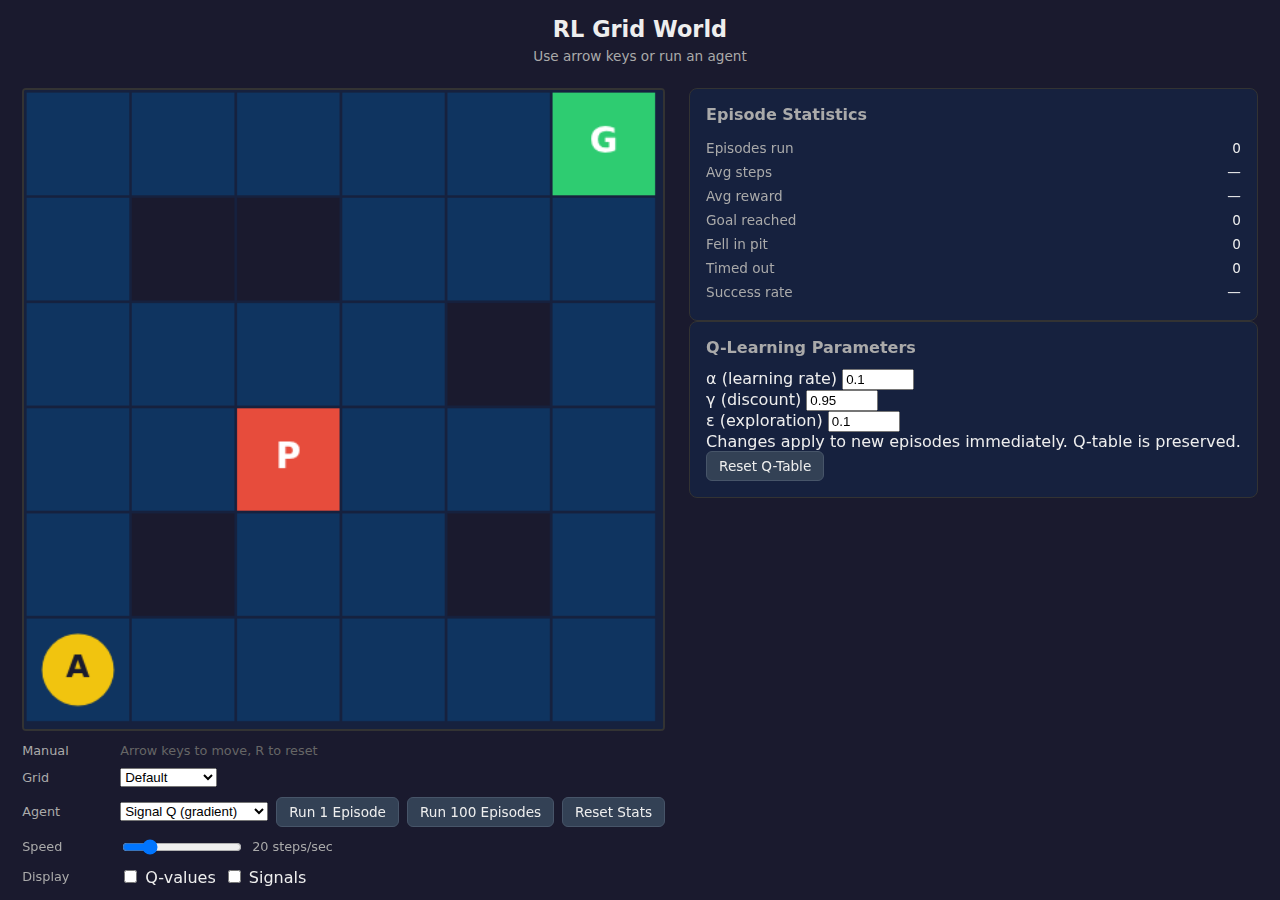
<file: index.html>
<!doctype html>
<html lang="en">
<head>
  <meta charset="utf-8"/>
  <meta name="viewport" content="width=device-width,initial-scale=1"/>
  <title>RL Grid World</title>
  <link rel="stylesheet" href="styles.css"/>
</head>
<body>
  <header>
    <h1>RL Grid World</h1>
    <div id="status" class="status">Use arrow keys or run an agent</div>
  </header>

  <main>
    <div class="panel">
      <canvas id="grid" width="480" height="480"></canvas>

      <div class="controls">
        <div class="control-group">
          <div class="label">Manual</div>
          <div class="hint">Arrow keys to move, R to reset</div>
        </div>

        <div class="control-group">
          <div class="label">Grid</div>
          <select id="layoutSelect">
            <option value="default" selected>Default</option>
            <option value="transfer">Transfer test</option>
          </select>
        </div>

        <div class="control-group">
          <div class="label">Agent</div>
          <select id="agentSelect">
            <option value="random">Random</option>
            <option value="qlearn">Q-Learning (position)</option>
            <option value="signalq" selected>Signal Q (gradient)</option>
          </select>
          <button id="runOne">Run 1 Episode</button>
          <button id="runBatch">Run 100 Episodes</button>
          <button id="resetStats">Reset Stats</button>
        </div>

        <div class="control-group">
          <div class="label">Speed</div>
          <input id="speed" type="range" min="1" max="100" value="20"/>
          <span id="speedLabel">20 steps/sec</span>
        </div>

        <div class="control-group">
          <div class="label">Display</div>
          <label class="checkbox-label">
            <input type="checkbox" id="showQ"/> Q-values
          </label>
          <label class="checkbox-label">
            <input type="checkbox" id="showSignals"/> Signals
          </label>
        </div>
      </div>
    </div>

    <div class="side-panels">
      <div class="stats-panel">
        <h2>Episode Statistics</h2>
        <table id="statsTable">
          <tr><td>Episodes run</td><td id="statEpisodes">0</td></tr>
          <tr><td>Avg steps</td><td id="statAvgSteps">—</td></tr>
          <tr><td>Avg reward</td><td id="statAvgReward">—</td></tr>
          <tr><td>Goal reached</td><td id="statGoals">0</td></tr>
          <tr><td>Fell in pit</td><td id="statPits">0</td></tr>
          <tr><td>Timed out</td><td id="statTimeouts">0</td></tr>
          <tr><td>Success rate</td><td id="statSuccessRate">—</td></tr>
        </table>
      </div>

      <div class="stats-panel" id="qParamsPanel">
        <h2>Q-Learning Parameters</h2>
        <div class="param-row">
          <label for="alpha">&#945; (learning rate)</label>
          <input id="alpha" type="number" min="0" max="1" step="0.01" value="0.1"/>
        </div>
        <div class="param-row">
          <label for="gamma">&#947; (discount)</label>
          <input id="gamma" type="number" min="0" max="1" step="0.01" value="0.95"/>
        </div>
        <div class="param-row">
          <label for="epsilon">&#949; (exploration)</label>
          <input id="epsilon" type="number" min="0" max="1" step="0.01" value="0.1"/>
        </div>
        <div class="param-hint">
          Changes apply to new episodes immediately. Q-table is preserved.
        </div>
        <button id="resetQ">Reset Q-Table</button>
      </div>
    </div>
  </main>

  <script src="env.js"></script>
  <script src="render.js"></script>
  <script src="agent.js"></script>
  <script src="main.js"></script>
</body>
</html>
</file>
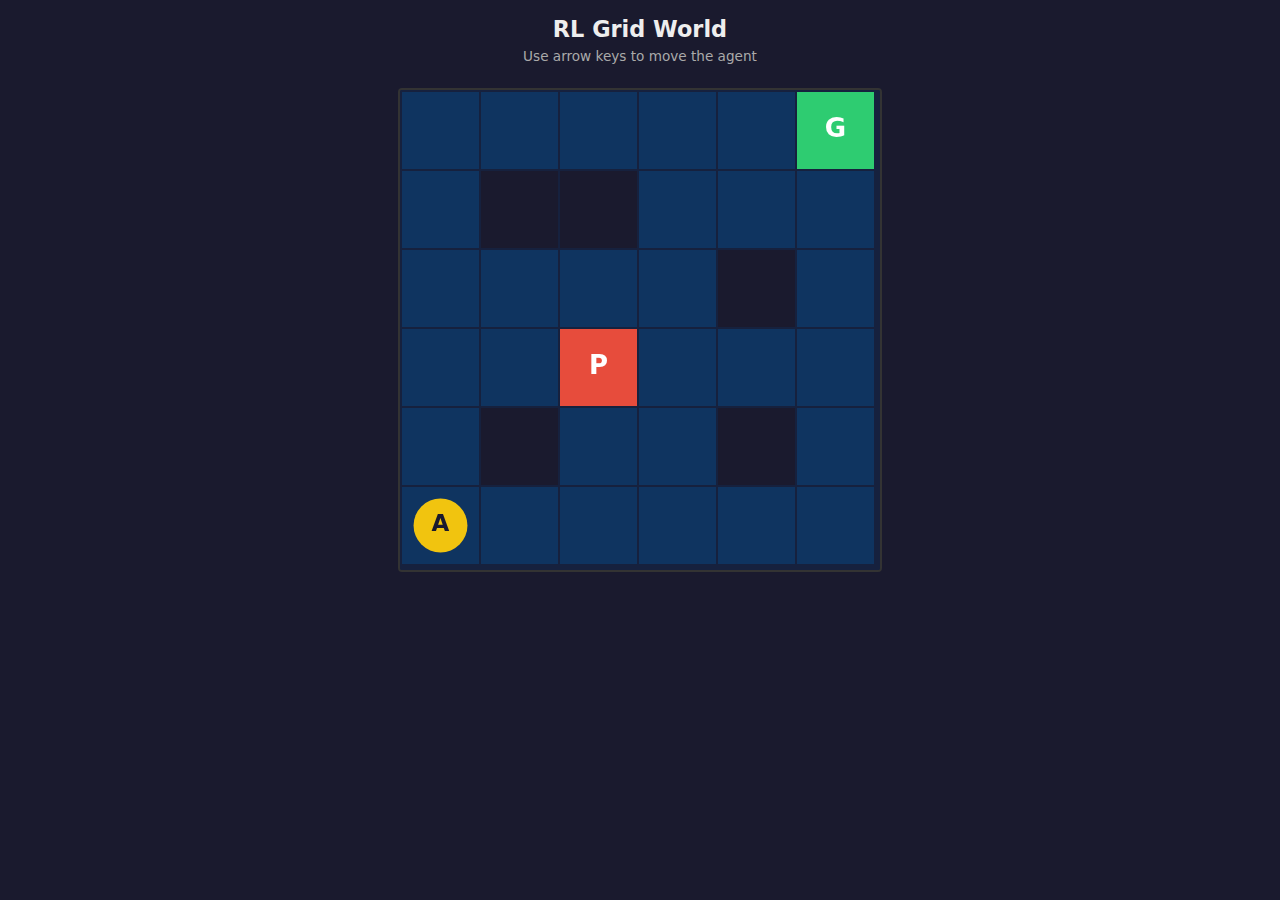
<file: v0/index.html>
<!doctype html>
<html lang="en">
<head>
  <meta charset="utf-8"/>
  <meta name="viewport" content="width=device-width,initial-scale=1"/>
  <title>RL Grid World</title>
  <link rel="stylesheet" href="styles.css"/>
</head>
<body>
  <header>
    <h1>RL Grid World</h1>
    <div id="status" class="status">Use arrow keys to move the agent</div>
  </header>

  <main>
    <canvas id="grid" width="480" height="480"></canvas>
  </main>

  <script src="env.js"></script>
  <script src="render.js"></script>
  <script src="main.js"></script>
</body>
</html>
</file>
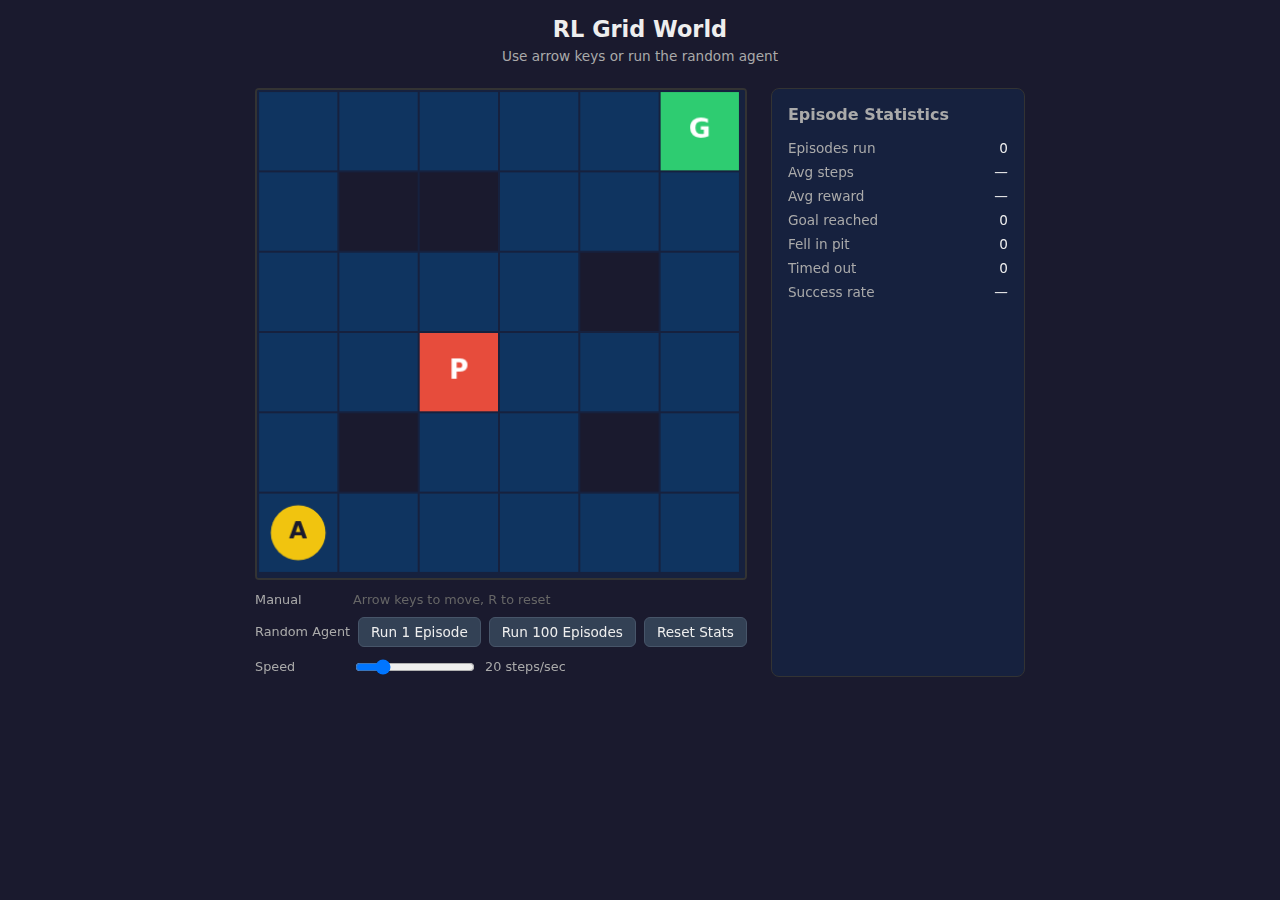
<file: v1/index.html>
<!doctype html>
<html lang="en">
<head>
  <meta charset="utf-8"/>
  <meta name="viewport" content="width=device-width,initial-scale=1"/>
  <title>RL Grid World</title>
  <link rel="stylesheet" href="styles.css"/>
</head>
<body>
  <header>
    <h1>RL Grid World</h1>
    <div id="status" class="status">Use arrow keys or run the random agent</div>
  </header>

  <main>
    <div class="panel">
      <canvas id="grid" width="480" height="480"></canvas>

      <div class="controls">
        <div class="control-group">
          <div class="label">Manual</div>
          <div class="hint">Arrow keys to move, R to reset</div>
        </div>

        <div class="control-group">
          <div class="label">Random Agent</div>
          <button id="runOne">Run 1 Episode</button>
          <button id="runBatch">Run 100 Episodes</button>
          <button id="resetStats">Reset Stats</button>
        </div>

        <div class="control-group">
          <div class="label">Speed</div>
          <input id="speed" type="range" min="1" max="100" value="20"/>
          <span id="speedLabel">20 steps/sec</span>
        </div>
      </div>
    </div>

    <div class="stats-panel">
      <h2>Episode Statistics</h2>
      <table id="statsTable">
        <tr><td>Episodes run</td><td id="statEpisodes">0</td></tr>
        <tr><td>Avg steps</td><td id="statAvgSteps">—</td></tr>
        <tr><td>Avg reward</td><td id="statAvgReward">—</td></tr>
        <tr><td>Goal reached</td><td id="statGoals">0</td></tr>
        <tr><td>Fell in pit</td><td id="statPits">0</td></tr>
        <tr><td>Timed out</td><td id="statTimeouts">0</td></tr>
        <tr><td>Success rate</td><td id="statSuccessRate">—</td></tr>
      </table>
    </div>
  </main>

  <script src="env.js"></script>
  <script src="render.js"></script>
  <script src="agent.js"></script>
  <script src="main.js"></script>
</body>
</html>
</file>
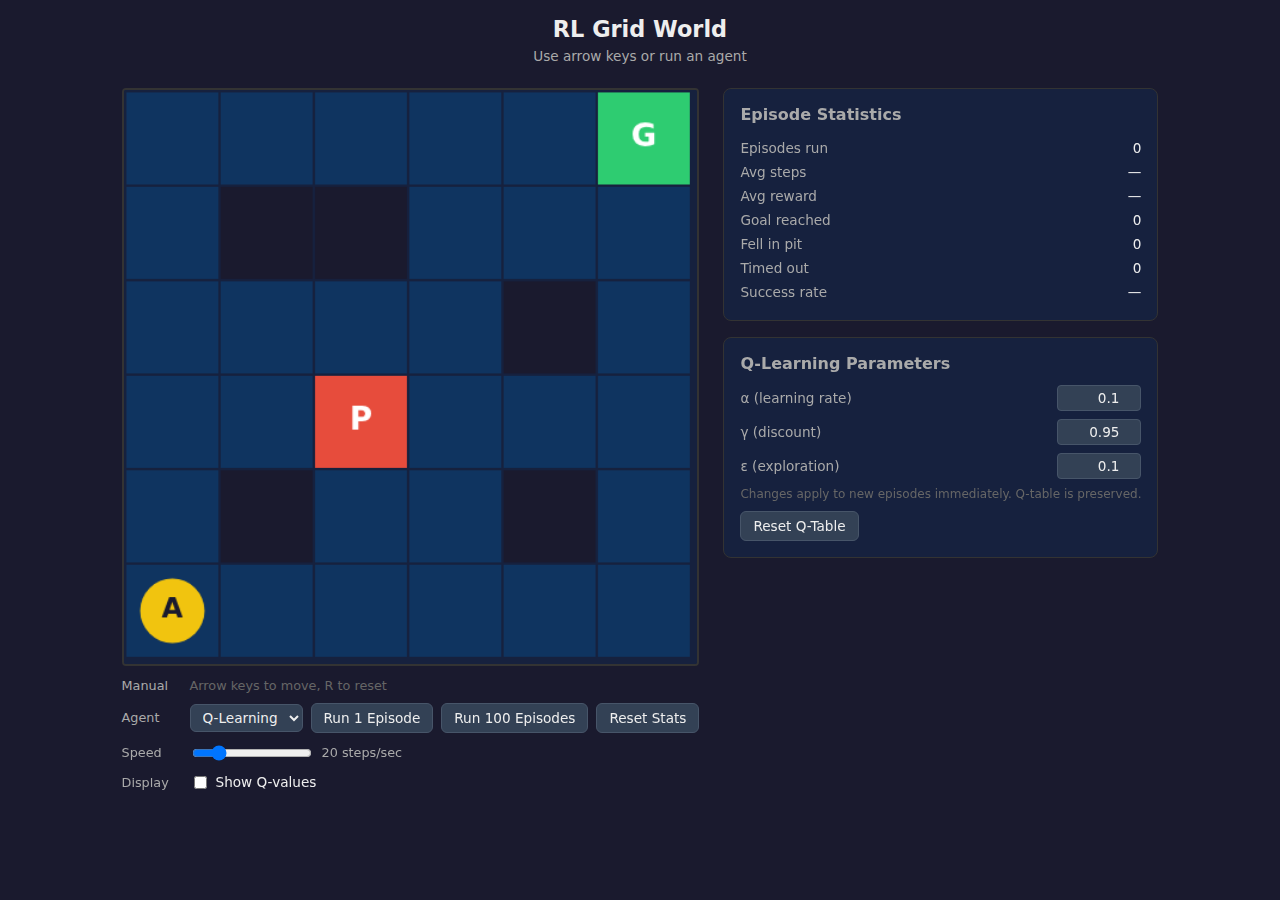
<file: v2/index.html>
<!doctype html>
<html lang="en">
<head>
  <meta charset="utf-8"/>
  <meta name="viewport" content="width=device-width,initial-scale=1"/>
  <title>RL Grid World</title>
  <link rel="stylesheet" href="styles.css"/>
</head>
<body>
  <header>
    <h1>RL Grid World</h1>
    <div id="status" class="status">Use arrow keys or run an agent</div>
  </header>

  <main>
    <div class="panel">
      <canvas id="grid" width="480" height="480"></canvas>

      <div class="controls">
        <div class="control-group">
          <div class="label">Manual</div>
          <div class="hint">Arrow keys to move, R to reset</div>
        </div>

        <div class="control-group">
          <div class="label">Agent</div>
          <select id="agentSelect">
            <option value="random">Random</option>
            <option value="qlearn" selected>Q-Learning</option>
          </select>
          <button id="runOne">Run 1 Episode</button>
          <button id="runBatch">Run 100 Episodes</button>
          <button id="resetStats">Reset Stats</button>
        </div>

        <div class="control-group">
          <div class="label">Speed</div>
          <input id="speed" type="range" min="1" max="100" value="20"/>
          <span id="speedLabel">20 steps/sec</span>
        </div>

        <div class="control-group">
          <div class="label">Display</div>
          <label class="checkbox-label">
            <input type="checkbox" id="showQ"/> Show Q-values
          </label>
        </div>
      </div>
    </div>

    <div class="side-panels">
      <div class="stats-panel">
        <h2>Episode Statistics</h2>
        <table id="statsTable">
          <tr><td>Episodes run</td><td id="statEpisodes">0</td></tr>
          <tr><td>Avg steps</td><td id="statAvgSteps">—</td></tr>
          <tr><td>Avg reward</td><td id="statAvgReward">—</td></tr>
          <tr><td>Goal reached</td><td id="statGoals">0</td></tr>
          <tr><td>Fell in pit</td><td id="statPits">0</td></tr>
          <tr><td>Timed out</td><td id="statTimeouts">0</td></tr>
          <tr><td>Success rate</td><td id="statSuccessRate">—</td></tr>
        </table>
      </div>

      <div class="stats-panel" id="qParamsPanel">
        <h2>Q-Learning Parameters</h2>
        <div class="param-row">
          <label for="alpha">&#945; (learning rate)</label>
          <input id="alpha" type="number" min="0" max="1" step="0.01" value="0.1"/>
        </div>
        <div class="param-row">
          <label for="gamma">&#947; (discount)</label>
          <input id="gamma" type="number" min="0" max="1" step="0.01" value="0.95"/>
        </div>
        <div class="param-row">
          <label for="epsilon">&#949; (exploration)</label>
          <input id="epsilon" type="number" min="0" max="1" step="0.01" value="0.1"/>
        </div>
        <div class="param-hint">
          Changes apply to new episodes immediately. Q-table is preserved.
        </div>
        <button id="resetQ">Reset Q-Table</button>
      </div>
    </div>
  </main>

  <script src="env.js"></script>
  <script src="render.js"></script>
  <script src="agent.js"></script>
  <script src="main.js"></script>
</body>
</html>
</file>
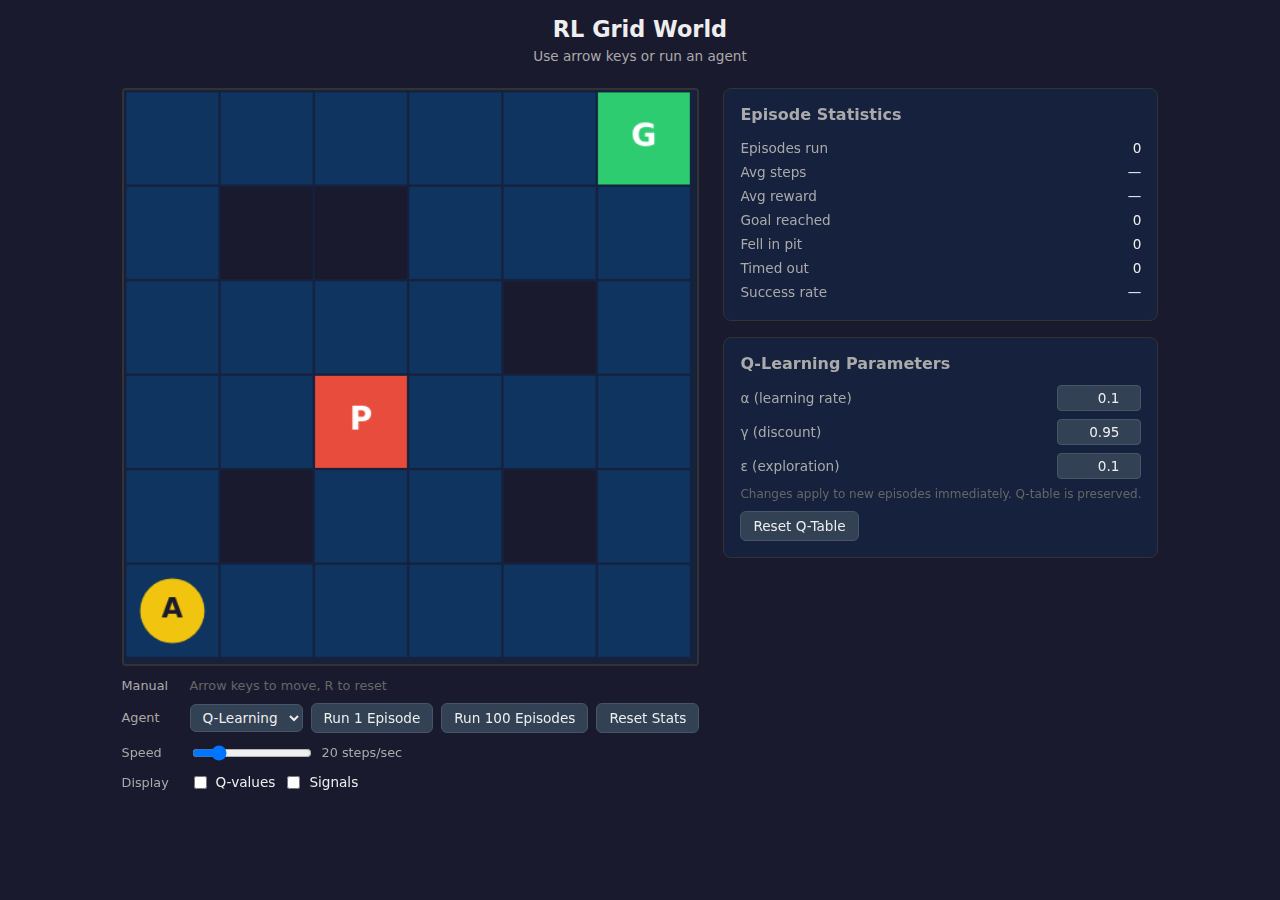
<file: v3/index.html>
<!doctype html>
<html lang="en">
<head>
  <meta charset="utf-8"/>
  <meta name="viewport" content="width=device-width,initial-scale=1"/>
  <title>RL Grid World</title>
  <link rel="stylesheet" href="styles.css"/>
</head>
<body>
  <header>
    <h1>RL Grid World</h1>
    <div id="status" class="status">Use arrow keys or run an agent</div>
  </header>

  <main>
    <div class="panel">
      <canvas id="grid" width="480" height="480"></canvas>

      <div class="controls">
        <div class="control-group">
          <div class="label">Manual</div>
          <div class="hint">Arrow keys to move, R to reset</div>
        </div>

        <div class="control-group">
          <div class="label">Agent</div>
          <select id="agentSelect">
            <option value="random">Random</option>
            <option value="qlearn" selected>Q-Learning</option>
          </select>
          <button id="runOne">Run 1 Episode</button>
          <button id="runBatch">Run 100 Episodes</button>
          <button id="resetStats">Reset Stats</button>
        </div>

        <div class="control-group">
          <div class="label">Speed</div>
          <input id="speed" type="range" min="1" max="100" value="20"/>
          <span id="speedLabel">20 steps/sec</span>
        </div>

        <div class="control-group">
          <div class="label">Display</div>
          <label class="checkbox-label">
            <input type="checkbox" id="showQ"/> Q-values
          </label>
          <label class="checkbox-label">
            <input type="checkbox" id="showSignals"/> Signals
          </label>
        </div>
      </div>
    </div>

    <div class="side-panels">
      <div class="stats-panel">
        <h2>Episode Statistics</h2>
        <table id="statsTable">
          <tr><td>Episodes run</td><td id="statEpisodes">0</td></tr>
          <tr><td>Avg steps</td><td id="statAvgSteps">—</td></tr>
          <tr><td>Avg reward</td><td id="statAvgReward">—</td></tr>
          <tr><td>Goal reached</td><td id="statGoals">0</td></tr>
          <tr><td>Fell in pit</td><td id="statPits">0</td></tr>
          <tr><td>Timed out</td><td id="statTimeouts">0</td></tr>
          <tr><td>Success rate</td><td id="statSuccessRate">—</td></tr>
        </table>
      </div>

      <div class="stats-panel" id="qParamsPanel">
        <h2>Q-Learning Parameters</h2>
        <div class="param-row">
          <label for="alpha">&#945; (learning rate)</label>
          <input id="alpha" type="number" min="0" max="1" step="0.01" value="0.1"/>
        </div>
        <div class="param-row">
          <label for="gamma">&#947; (discount)</label>
          <input id="gamma" type="number" min="0" max="1" step="0.01" value="0.95"/>
        </div>
        <div class="param-row">
          <label for="epsilon">&#949; (exploration)</label>
          <input id="epsilon" type="number" min="0" max="1" step="0.01" value="0.1"/>
        </div>
        <div class="param-hint">
          Changes apply to new episodes immediately. Q-table is preserved.
        </div>
        <button id="resetQ">Reset Q-Table</button>
      </div>
    </div>
  </main>

  <script src="env.js"></script>
  <script src="render.js"></script>
  <script src="agent.js"></script>
  <script src="main.js"></script>
</body>
</html>
</file>
<file: styles.css>
:root {
  font-family: system-ui, -apple-system, sans-serif;
}

body {
  margin: 0;
  background: #1a1a2e;
  color: #eee;
  display: flex;
  flex-direction: column;
  align-items: center;
  min-height: 100vh;
}

header {
  padding: 16px;
  text-align: center;
}

header h1 {
  margin: 0 0 6px;
  font-size: 1.4rem;
}

.status {
  font-size: 0.85rem;
  color: #aaa;
}

main {
  padding: 8px;
  display: flex;
  gap: 24px;
  flex-wrap: wrap;
  justify-content: center;
}

.panel {
  display: flex;
  flex-direction: column;
  gap: 12px;
}

canvas {
  border: 2px solid #333;
  border-radius: 4px;
  background: #16213e;
}

/* --- Controls --- */
.controls {
  display: flex;
  flex-direction: column;
  gap: 10px;
}

.control-group {
  display: flex;
  align-items: center;
  gap: 8px;
  flex-wrap: wrap;
}

.control-group .label {
  font-size: 0.8rem;
  color: #aaa;
  min-width: 90px;
}

.control-group .hint {
  font-size: 0.8rem;
  color: #666;
}

button {
  font: inherit;
  padding: 6px 12px;
  border: 1px solid #475569;
  background: #334155;
  color: #eee;
  border-radius: 6px;
  cursor: pointer;
  font-size: 0.85rem;
}

button:hover {
  background: #475569;
}

button:disabled {
  opacity: 0.4;
  cursor: default;
}

input[type="range"] {
  width: 120px;
}

#speedLabel {
  font-size: 0.8rem;
  color: #aaa;
  min-width: 80px;
}

/* --- Stats panel --- */
.stats-panel {
  background: #16213e;
  border: 1px solid #333;
  border-radius: 8px;
  padding: 16px;
  min-width: 220px;
}

.stats-panel h2 {
  margin: 0 0 12px;
  font-size: 1rem;
  color: #aaa;
}

#statsTable {
  width: 100%;
  border-collapse: collapse;
}

#statsTable td {
  padding: 4px 0;
  font-size: 0.85rem;
}

#statsTable td:first-child {
  color: #aaa;
}

#statsTable td:last-child {
  text-align: right;
  font-variant-numeric: tabular-nums;
}
</file>
<file: v0/styles.css>
:root {
  font-family: system-ui, -apple-system, sans-serif;
}

body {
  margin: 0;
  background: #1a1a2e;
  color: #eee;
  display: flex;
  flex-direction: column;
  align-items: center;
  min-height: 100vh;
}

header {
  padding: 16px;
  text-align: center;
}

header h1 {
  margin: 0 0 6px;
  font-size: 1.4rem;
}

.status {
  font-size: 0.85rem;
  color: #aaa;
}

main {
  padding: 8px;
}

canvas {
  border: 2px solid #333;
  border-radius: 4px;
  background: #16213e;
}
</file>
<file: v1/styles.css>
:root {
  font-family: system-ui, -apple-system, sans-serif;
}

body {
  margin: 0;
  background: #1a1a2e;
  color: #eee;
  display: flex;
  flex-direction: column;
  align-items: center;
  min-height: 100vh;
}

header {
  padding: 16px;
  text-align: center;
}

header h1 {
  margin: 0 0 6px;
  font-size: 1.4rem;
}

.status {
  font-size: 0.85rem;
  color: #aaa;
}

main {
  padding: 8px;
  display: flex;
  gap: 24px;
  flex-wrap: wrap;
  justify-content: center;
}

.panel {
  display: flex;
  flex-direction: column;
  gap: 12px;
}

canvas {
  border: 2px solid #333;
  border-radius: 4px;
  background: #16213e;
}

/* --- Controls --- */
.controls {
  display: flex;
  flex-direction: column;
  gap: 10px;
}

.control-group {
  display: flex;
  align-items: center;
  gap: 8px;
  flex-wrap: wrap;
}

.control-group .label {
  font-size: 0.8rem;
  color: #aaa;
  min-width: 90px;
}

.control-group .hint {
  font-size: 0.8rem;
  color: #666;
}

button {
  font: inherit;
  padding: 6px 12px;
  border: 1px solid #475569;
  background: #334155;
  color: #eee;
  border-radius: 6px;
  cursor: pointer;
  font-size: 0.85rem;
}

button:hover {
  background: #475569;
}

button:disabled {
  opacity: 0.4;
  cursor: default;
}

input[type="range"] {
  width: 120px;
}

#speedLabel {
  font-size: 0.8rem;
  color: #aaa;
  min-width: 80px;
}

/* --- Stats panel --- */
.stats-panel {
  background: #16213e;
  border: 1px solid #333;
  border-radius: 8px;
  padding: 16px;
  min-width: 220px;
}

.stats-panel h2 {
  margin: 0 0 12px;
  font-size: 1rem;
  color: #aaa;
}

#statsTable {
  width: 100%;
  border-collapse: collapse;
}

#statsTable td {
  padding: 4px 0;
  font-size: 0.85rem;
}

#statsTable td:first-child {
  color: #aaa;
}

#statsTable td:last-child {
  text-align: right;
  font-variant-numeric: tabular-nums;
}
</file>
<file: v2/styles.css>
:root {
  font-family: system-ui, -apple-system, sans-serif;
}

body {
  margin: 0;
  background: #1a1a2e;
  color: #eee;
  display: flex;
  flex-direction: column;
  align-items: center;
  min-height: 100vh;
}

header {
  padding: 16px;
  text-align: center;
}

header h1 {
  margin: 0 0 6px;
  font-size: 1.4rem;
}

.status {
  font-size: 0.85rem;
  color: #aaa;
}

main {
  padding: 8px;
  display: flex;
  gap: 24px;
  flex-wrap: wrap;
  justify-content: center;
}

.panel {
  display: flex;
  flex-direction: column;
  gap: 12px;
}

.side-panels {
  display: flex;
  flex-direction: column;
  gap: 16px;
}

canvas {
  border: 2px solid #333;
  border-radius: 4px;
  background: #16213e;
}

/* --- Controls --- */
.controls {
  display: flex;
  flex-direction: column;
  gap: 10px;
}

.control-group {
  display: flex;
  align-items: center;
  gap: 8px;
  flex-wrap: wrap;
}

.control-group .label {
  font-size: 0.8rem;
  color: #aaa;
  min-width: 60px;
}

.control-group .hint {
  font-size: 0.8rem;
  color: #666;
}

select {
  font: inherit;
  padding: 4px 8px;
  border: 1px solid #475569;
  background: #334155;
  color: #eee;
  border-radius: 6px;
  font-size: 0.85rem;
}

button {
  font: inherit;
  padding: 6px 12px;
  border: 1px solid #475569;
  background: #334155;
  color: #eee;
  border-radius: 6px;
  cursor: pointer;
  font-size: 0.85rem;
}

button:hover {
  background: #475569;
}

button:disabled {
  opacity: 0.4;
  cursor: default;
}

input[type="range"] {
  width: 120px;
}

#speedLabel {
  font-size: 0.8rem;
  color: #aaa;
  min-width: 80px;
}

.checkbox-label {
  font-size: 0.85rem;
  display: flex;
  align-items: center;
  gap: 6px;
  cursor: pointer;
}

/* --- Stats panel --- */
.stats-panel {
  background: #16213e;
  border: 1px solid #333;
  border-radius: 8px;
  padding: 16px;
  min-width: 220px;
}

.stats-panel h2 {
  margin: 0 0 12px;
  font-size: 1rem;
  color: #aaa;
}

#statsTable {
  width: 100%;
  border-collapse: collapse;
}

#statsTable td {
  padding: 4px 0;
  font-size: 0.85rem;
}

#statsTable td:first-child {
  color: #aaa;
}

#statsTable td:last-child {
  text-align: right;
  font-variant-numeric: tabular-nums;
}

/* --- Q-learning parameter panel --- */
.param-row {
  display: flex;
  justify-content: space-between;
  align-items: center;
  margin-bottom: 8px;
}

.param-row label {
  font-size: 0.85rem;
  color: #aaa;
}

.param-row input[type="number"] {
  width: 70px;
  padding: 4px 6px;
  border: 1px solid #475569;
  background: #334155;
  color: #eee;
  border-radius: 4px;
  font: inherit;
  font-size: 0.85rem;
  text-align: right;
}

.param-hint {
  font-size: 0.75rem;
  color: #666;
  margin-bottom: 10px;
}
</file>
<file: v3/styles.css>
:root {
  font-family: system-ui, -apple-system, sans-serif;
}

body {
  margin: 0;
  background: #1a1a2e;
  color: #eee;
  display: flex;
  flex-direction: column;
  align-items: center;
  min-height: 100vh;
}

header {
  padding: 16px;
  text-align: center;
}

header h1 {
  margin: 0 0 6px;
  font-size: 1.4rem;
}

.status {
  font-size: 0.85rem;
  color: #aaa;
}

main {
  padding: 8px;
  display: flex;
  gap: 24px;
  flex-wrap: wrap;
  justify-content: center;
}

.panel {
  display: flex;
  flex-direction: column;
  gap: 12px;
}

.side-panels {
  display: flex;
  flex-direction: column;
  gap: 16px;
}

canvas {
  border: 2px solid #333;
  border-radius: 4px;
  background: #16213e;
}

/* --- Controls --- */
.controls {
  display: flex;
  flex-direction: column;
  gap: 10px;
}

.control-group {
  display: flex;
  align-items: center;
  gap: 8px;
  flex-wrap: wrap;
}

.control-group .label {
  font-size: 0.8rem;
  color: #aaa;
  min-width: 60px;
}

.control-group .hint {
  font-size: 0.8rem;
  color: #666;
}

select {
  font: inherit;
  padding: 4px 8px;
  border: 1px solid #475569;
  background: #334155;
  color: #eee;
  border-radius: 6px;
  font-size: 0.85rem;
}

button {
  font: inherit;
  padding: 6px 12px;
  border: 1px solid #475569;
  background: #334155;
  color: #eee;
  border-radius: 6px;
  cursor: pointer;
  font-size: 0.85rem;
}

button:hover {
  background: #475569;
}

button:disabled {
  opacity: 0.4;
  cursor: default;
}

input[type="range"] {
  width: 120px;
}

#speedLabel {
  font-size: 0.8rem;
  color: #aaa;
  min-width: 80px;
}

.checkbox-label {
  font-size: 0.85rem;
  display: flex;
  align-items: center;
  gap: 6px;
  cursor: pointer;
}

/* --- Stats panel --- */
.stats-panel {
  background: #16213e;
  border: 1px solid #333;
  border-radius: 8px;
  padding: 16px;
  min-width: 220px;
}

.stats-panel h2 {
  margin: 0 0 12px;
  font-size: 1rem;
  color: #aaa;
}

#statsTable {
  width: 100%;
  border-collapse: collapse;
}

#statsTable td {
  padding: 4px 0;
  font-size: 0.85rem;
}

#statsTable td:first-child {
  color: #aaa;
}

#statsTable td:last-child {
  text-align: right;
  font-variant-numeric: tabular-nums;
}

/* --- Q-learning parameter panel --- */
.param-row {
  display: flex;
  justify-content: space-between;
  align-items: center;
  margin-bottom: 8px;
}

.param-row label {
  font-size: 0.85rem;
  color: #aaa;
}

.param-row input[type="number"] {
  width: 70px;
  padding: 4px 6px;
  border: 1px solid #475569;
  background: #334155;
  color: #eee;
  border-radius: 4px;
  font: inherit;
  font-size: 0.85rem;
  text-align: right;
}

.param-hint {
  font-size: 0.75rem;
  color: #666;
  margin-bottom: 10px;
}
</file>
